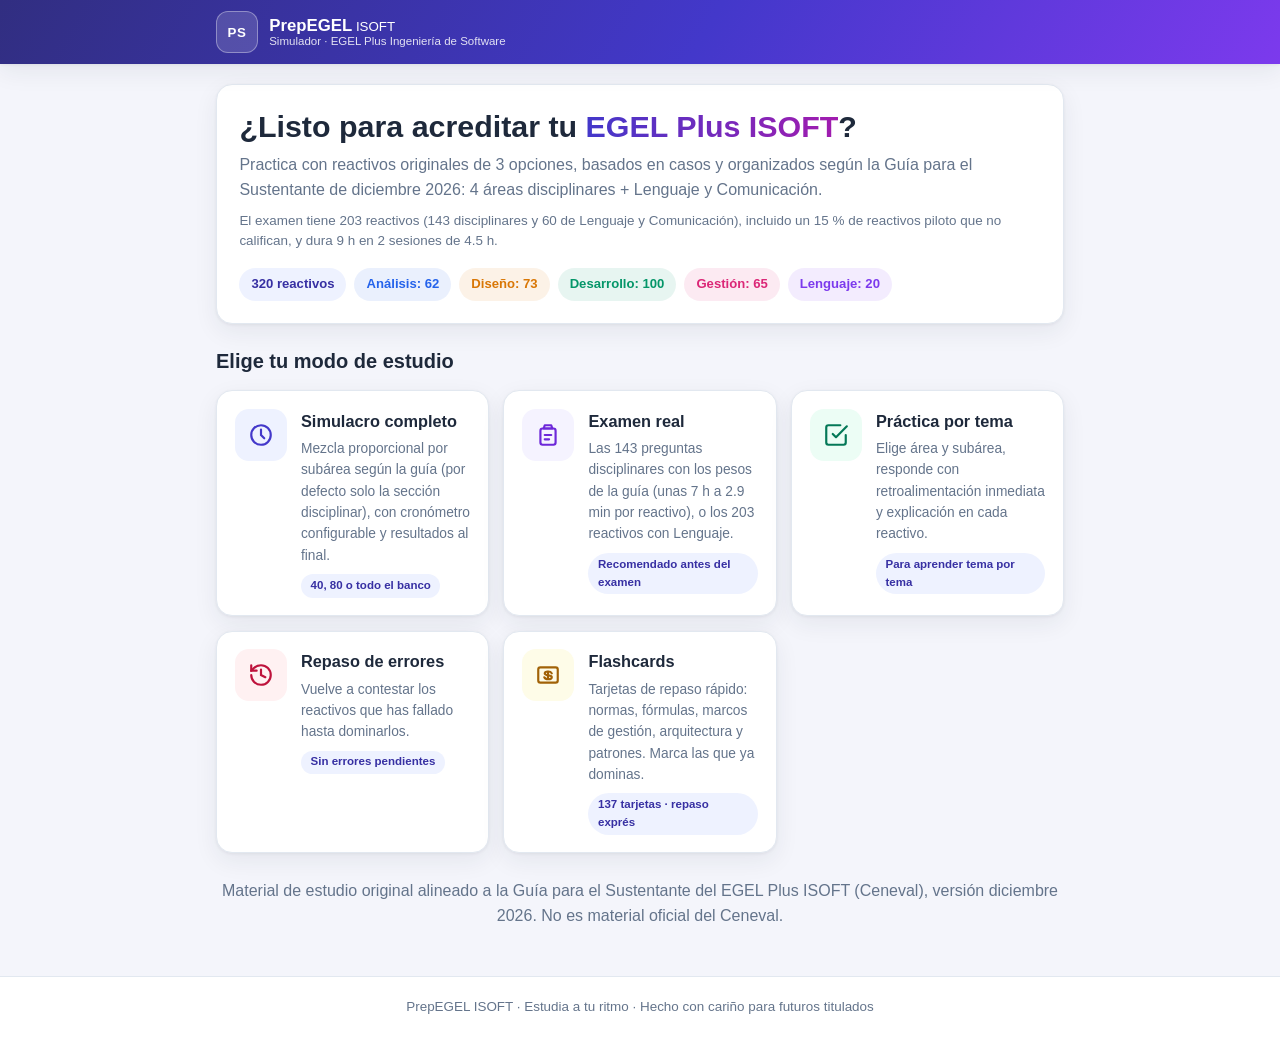
<file: index.html>
<!DOCTYPE html>
<html lang="es">
<head>
  <meta charset="UTF-8">
  <meta name="viewport" content="width=device-width, initial-scale=1.0">
  <meta name="description" content="App de preparación para el EGEL Plus ISOFT del Ceneval (guía de diciembre 2026): simulacros y práctica por subárea con explicaciones.">
  <meta name="theme-color" content="#4338ca">
  <title>PrepEGEL ISOFT — Simulador EGEL Plus Ingeniería de Software</title>
  <link rel="icon" href="data:image/svg+xml,%3Csvg xmlns='http://www.w3.org/2000/svg' viewBox='0 0 100 100'%3E%3Crect width='100' height='100' rx='20' fill='%234338ca'/%3E%3Ctext x='50' y='68' font-size='48' text-anchor='middle' fill='white' font-family='Arial'%3EPS%3C/text%3E%3C/svg%3E">
  <link rel="stylesheet" href="css/style.css?v=2026-11-19b">
</head>
<body>

  <header class="topbar">
    <div class="topbar-inner">
      <button id="btn-home" class="brand" aria-label="Ir al inicio">
        <span class="brand-badge">PS</span>
        <span class="brand-text">
          <strong>PrepEGEL</strong> ISOFT
          <small>Simulador · EGEL Plus Ingeniería de Software</small>
        </span>
      </button>
    </div>
    <div class="progress-track" id="progress-track" hidden>
      <div class="progress-fill" id="progress-fill"></div>
    </div>
  </header>

  <main class="container">

    <!-- ============ PANTALLA INICIO ============ -->
    <section id="screen-home" class="screen">
      <div class="hero card">
        <h1>¿Listo para acreditar tu <span class="grad-text">EGEL Plus ISOFT</span>?</h1>
        <p class="muted">
          Practica con reactivos originales de 3 opciones, basados en casos y organizados según la
          Guía para el Sustentante de diciembre 2026: 4 áreas disciplinares + Lenguaje y Comunicación.
        </p>
        <p class="muted small">
          El examen tiene 203 reactivos (143 disciplinares y 60 de Lenguaje y Comunicación), incluido un 15 %
          de reactivos piloto que no califican, y dura 9 h en 2 sesiones de 4.5 h.
        </p>
        <div class="hero-stats" id="hero-stats"></div>
      </div>

      <h2 class="section-title">Elige tu modo de estudio</h2>
      <div class="mode-grid">

        <button class="mode-card" data-mode="simulacro">
          <div class="mode-icon" style="background:#eef2ff;color:#4338ca">
            <svg width="26" height="26" viewBox="0 0 24 24" fill="none" stroke="currentColor" stroke-width="2" stroke-linecap="round"><circle cx="12" cy="12" r="9"/><path d="M12 7v5l3 3"/></svg>
          </div>
          <div>
            <h3>Simulacro completo</h3>
            <p>Mezcla proporcional por subárea según la guía (por defecto solo la sección disciplinar), con cronómetro configurable y resultados al final.</p>
            <span class="tag">40, 80 o todo el banco</span>
          </div>
        </button>

        <button class="mode-card" data-mode="examen">
          <div class="mode-icon" style="background:#f5f3ff;color:#6d28d9">
            <svg width="26" height="26" viewBox="0 0 24 24" fill="none" stroke="currentColor" stroke-width="2" stroke-linecap="round" stroke-linejoin="round"><path d="M9 3h6l1 3H8z"/><rect x="5" y="6" width="14" height="15" rx="2"/><path d="M9 12h6M9 16h4"/></svg>
          </div>
          <div>
            <h3>Examen real</h3>
            <p>Las 143 preguntas disciplinares con los pesos de la guía (unas 7 h a 2.9 min por reactivo), o los 203 reactivos con Lenguaje.</p>
            <span class="tag">Recomendado antes del examen</span>
          </div>
        </button>

        <button class="mode-card" data-mode="practica">
          <div class="mode-icon" style="background:#ecfdf5;color:#047857">
            <svg width="26" height="26" viewBox="0 0 24 24" fill="none" stroke="currentColor" stroke-width="2" stroke-linecap="round" stroke-linejoin="round"><path d="M9 11l3 3L22 4"/><path d="M21 12v7a2 2 0 01-2 2H5a2 2 0 01-2-2V5a2 2 0 012-2h11"/></svg>
          </div>
          <div>
            <h3>Práctica por tema</h3>
            <p>Elige área y subárea, responde con retroalimentación inmediata y explicación en cada reactivo.</p>
            <span class="tag">Para aprender tema por tema</span>
          </div>
        </button>

        <button class="mode-card" data-mode="errores">
          <div class="mode-icon" style="background:#fff1f2;color:#be123c">
            <svg width="26" height="26" viewBox="0 0 24 24" fill="none" stroke="currentColor" stroke-width="2" stroke-linecap="round"><path d="M3 12a9 9 0 109-9 9.75 9.75 0 00-6.74 2.74L3 8"/><path d="M3 3v5h5"/><path d="M12 7v5l4 2"/></svg>
          </div>
          <div>
            <h3>Repaso de errores</h3>
            <p>Vuelve a contestar los reactivos que has fallado hasta dominarlos.</p>
            <span class="tag" id="errors-count-tag">Sin errores pendientes</span>
          </div>
        </button>

        <button class="mode-card" data-mode="flash">
          <div class="mode-icon" style="background:#fefce8;color:#a16207">
            <svg width="26" height="26" viewBox="0 0 24 24" fill="none" stroke="currentColor" stroke-width="2" stroke-linecap="round" stroke-linejoin="round"><rect x="3" y="5" width="18" height="14" rx="2"/><path d="M12 9v6"/><path d="M15.5 10.5c-.5-1-1.9-1.7-3.5-1.7-1.7 0-3 .8-3 1.9 0 2.4 6.5 1 6.5 3.3 0 1.1-1.4 1.9-3.2 1.9-1.8 0-3.2-.7-3.7-1.8"/></svg>
          </div>
          <div>
            <h3>Flashcards</h3>
            <p>Tarjetas de repaso rápido: normas, fórmulas, marcos de gestión, arquitectura y patrones. Marca las que ya dominas.</p>
            <span class="tag" id="fc-count-tag">Repaso exprés · memoriza lo clave</span>
          </div>
        </button>

      </div>

      <div id="history-box" class="card history" hidden>
        <h3>Tus últimos intentos</h3>
        <ul id="history-list"></ul>
      </div>

      <p class="footnote muted">
        Material de estudio original alineado a la Guía para el Sustentante del EGEL Plus ISOFT (Ceneval), versión diciembre 2026.
        No es material oficial del Ceneval.
      </p>
    </section>

    <!-- ============ PANTALLA CONFIGURACIÓN ============ -->
    <section id="screen-setup" class="screen" hidden>
      <button class="back-link" id="btn-setup-back">&larr; Volver</button>
      <div class="card setup-card">
        <h2 id="setup-title">Configura tu sesión</h2>

        <div id="setup-areas-block">
          <h3 class="block-label">Áreas a practicar</h3>
          <div class="area-checks" id="area-checks"></div>
          <h3 class="block-label">Subáreas (opcional)</h3>
          <div class="subarea-chips" id="subarea-chips">
            <span class="muted small">Selecciona una o más áreas para filtrar por subárea.</span>
          </div>
        </div>

        <div id="setup-length-block">
          <h3 class="block-label">Extensión del simulacro</h3>
          <div class="seg-group" id="length-options"></div>
        </div>

        <div id="setup-exam-block" hidden>
          <h3 class="block-label">Estructura</h3>
          <div class="exam-info" id="exam-info"></div>
        </div>

        <div class="toggles">
          <label class="switch-row" id="setup-solo-dis">
            <span>
              <strong>Solo sección disciplinar</strong><br>
              <span class="muted small">Sin Lenguaje y Comunicación: las 4 áreas con los pesos por subárea de la guía (143 reactivos en el Examen real).</span>
            </span>
            <input type="checkbox" id="toggle-solo-dis" checked>
            <span class="switch" aria-hidden="true"></span>
          </label>
          <label class="switch-row">
            <span>
              <strong>Cronómetro</strong><br>
              <span class="muted small">Tiempo total = suma del tiempo por reactivo configurado abajo.</span>
            </span>
            <input type="checkbox" id="toggle-timer" checked>
            <span class="switch" aria-hidden="true"></span>
          </label>
          <div class="time-config">
            <label>
              <span>Minutos por reactivo · disciplinar</span>
              <input type="number" id="input-min-dis" min="0.5" max="10" step="0.1" inputmode="decimal">
            </label>
            <label>
              <span>Minutos por reactivo · Lenguaje</span>
              <input type="number" id="input-min-lg" min="0.5" max="10" step="0.1" inputmode="decimal">
            </label>
            <button type="button" class="btn btn-ghost btn-sm" id="btn-time-reset">Restablecer 2.9 / 2</button>
            <p class="muted small">Por defecto 2.9 min (7 h para 143 reactivos disciplinares) y 2 min (2 h para 60 de Lenguaje), según el horario de la guía.</p>
          </div>
          <label class="switch-row">
            <span>
              <strong>Retroalimentación inmediata</strong><br>
              <span class="muted small">Ver la respuesta correcta y su explicación tras cada reactivo.</span>
            </span>
            <input type="checkbox" id="toggle-instant">
            <span class="switch" aria-hidden="true"></span>
          </label>
        </div>

        <button class="btn btn-primary btn-lg btn-block" id="btn-start">Comenzar sesión &rarr;</button>
      </div>
    </section>

    <!-- ============ PANTALLA QUIZ ============ -->
    <section id="screen-quiz" class="screen" hidden>
      <div class="quiz-head">
        <div class="quiz-meta">
          <span class="badge" id="quiz-area-badge">Área</span>
          <span class="badge badge-sub" id="quiz-sub-badge">Subárea</span>
        </div>
        <div class="quiz-right">
          <span class="counter" id="quiz-counter">1 / 10</span>
          <span class="timer-pill" id="quiz-timer">02:00</span>
        </div>
      </div>

      <article class="card question-card">
        <div id="quiz-base" class="question-base" hidden></div>
        <figure id="quiz-figure" class="q-figure" hidden></figure>
        <h2 id="quiz-stem" class="question-stem"></h2>
        <div id="quiz-options" class="options"></div>
        <div id="quiz-feedback" class="feedback" hidden>
          <p class="feedback-verdict" id="feedback-verdict"></p>
          <p class="feedback-exp" id="feedback-exp"></p>
        </div>
      </article>

      <div class="quiz-nav">
        <button class="btn btn-ghost" id="btn-prev">&larr; Anterior</button>
        <button class="btn btn-danger-ghost" id="btn-finish">Terminar</button>
        <button class="btn btn-primary" id="btn-next">Siguiente &rarr;</button>
      </div>
      <p class="muted small quiz-hint">Atajos: teclas 1·2·3 para responder, flechas para navegar.</p>
    </section>

    <!-- ============ PANTALLA RESULTADOS ============ -->
    <section id="screen-results" class="screen" hidden>
      <div class="card results-hero">
        <p class="results-kicker">Resultado de la sesión</p>
        <div class="score-ring" id="score-ring">
          <svg viewBox="0 0 120 120" aria-hidden="true">
            <circle cx="60" cy="60" r="52" class="ring-bg"/>
            <circle cx="60" cy="60" r="52" class="ring-fg" id="ring-fg"/>
          </svg>
          <div class="score-center">
            <strong id="score-pct">0%</strong>
            <span id="score-level">—</span>
          </div>
        </div>
        <p class="muted" id="score-detail"></p>
        <p class="disclaimer small muted">
          <strong>Nivel estimado.</strong> Aquí se calcula con el porcentaje de aciertos (60 % o más: Satisfactorio;
          85 % o más: Sobresaliente). El Ceneval no usa porcentajes: convierte los aciertos de cada área al
          Índice Ceneval, de 700 a 1300 puntos, donde 1000 o más es Satisfactorio y 1150 o más es Sobresaliente,
          y con eso asigna el nivel por área, por sección y global.
        </p>
      </div>

      <div class="card">
        <h3>Desempeño por área</h3>
        <div id="area-breakdown"></div>
      </div>

      <div class="card">
        <h3>Desempeño por subárea</h3>
        <div id="subarea-breakdown"></div>
      </div>

      <div class="card" id="lg-breakdown-card" hidden>
        <h3>Lenguaje y Comunicación: ámbitos y procesos</h3>
        <div id="lg-breakdown"></div>
      </div>

      <div class="results-actions">
        <button class="btn btn-primary" id="btn-review-all">Revisar reactivos con explicaciones</button>
        <button class="btn btn-ghost" id="btn-new-session">Nueva sesión</button>
      </div>
    </section>

    <!-- ============ PANTALLA REPASO ============ -->
    <section id="screen-review" class="screen" hidden>
      <button class="back-link" id="btn-review-back">&larr; Volver a resultados</button>
      <div class="review-filter" id="review-filter">
        <button class="chip active" data-filter="all">Todas</button>
        <button class="chip" data-filter="wrong">Incorrectas</button>
        <button class="chip" data-filter="right">Correctas</button>
      </div>
      <div id="review-list"></div>
    </section>

    <!-- ============ PANTALLA FLASHCARDS ============ -->
    <section id="screen-flash" class="screen" hidden>
      <button class="back-link" id="fc-exit">&larr; Volver al inicio</button>

      <div class="flash-toolbar">
        <div class="review-filter" id="fc-filter">
          <button class="chip active" data-area="all">Todas</button>
          <button class="chip" data-area="A1">A1 · Análisis</button>
          <button class="chip" data-area="A2">A2 · Diseño</button>
          <button class="chip" data-area="A3">A3 · Desarrollo</button>
          <button class="chip" data-area="A4">A4 · Gestión</button>
          <button class="chip" data-area="LG">Lenguaje</button>
        </div>
        <label class="fc-toggle">
          <input type="checkbox" id="fc-only-unknown">
          <span>Solo no dominadas</span>
        </label>
      </div>

      <div class="fc-meta muted small">
        <span id="fc-progress-text"></span>
        <span id="fc-counter-known"></span>
      </div>
      <div class="progress-track"><div class="progress-fill" id="fc-progress-fill"></div></div>

      <div id="fc-card-wrap">
        <div class="fc-card" id="fc-card">
          <div class="fc-face fc-front">
            <span class="badge" id="fc-area-badge"></span>
            <p class="fc-text" id="fc-card-front-text"></p>
            <span class="muted tiny">Pregunta</span>
          </div>
          <div class="fc-face fc-back">
            <p class="fc-text fc-back-text" id="fc-card-back-text"></p>
            <span class="muted tiny">Respuesta</span>
          </div>
        </div>
      </div>
      <p class="muted small center" id="fc-hint"></p>

      <div class="fc-verdicts" id="fc-verdicts" hidden>
        <button class="btn btn-danger" id="fc-hard">&#10007; Aún no la sabía</button>
        <button class="btn btn-success" id="fc-easy">&#10003; ¡La sabía!</button>
      </div>

      <div class="card center" id="fc-done-panel" hidden></div>
    </section>

  </main>

  <!-- Diálogo de confirmación al terminar -->
  <div class="overlay" id="finish-overlay" hidden>
    <div class="dialog card">
      <h3>¿Terminar la sesión?</h3>
      <p id="finish-summary" class="muted"></p>
      <div class="dialog-actions">
        <button class="btn btn-ghost" id="btn-cancel-finish">Seguir estudiando</button>
        <button class="btn btn-primary" id="btn-confirm-finish">Sí, terminar</button>
      </div>
    </div>
  </div>

  <footer class="site-footer muted small">
    PrepEGEL ISOFT · Estudia a tu ritmo · Hecho con cariño para futuros titulados
  </footer>

  <script src="js/questions-a1.js?v=2026-11-19b"></script>
  <script src="js/questions-a2.js?v=2026-11-19b"></script>
  <script src="js/questions-a3.js?v=2026-11-19b"></script>
  <script src="js/questions-a4.js?v=2026-11-19b"></script>
  <script src="js/questions-lang.js?v=2026-11-19b"></script>
  <script src="js/questions-extra.js?v=2026-11-19b"></script>
  <script src="js/flashcards.js?v=2026-11-19b"></script>
  <script src="js/app.js?v=2026-11-19b"></script>
</body>
</html>
</file>
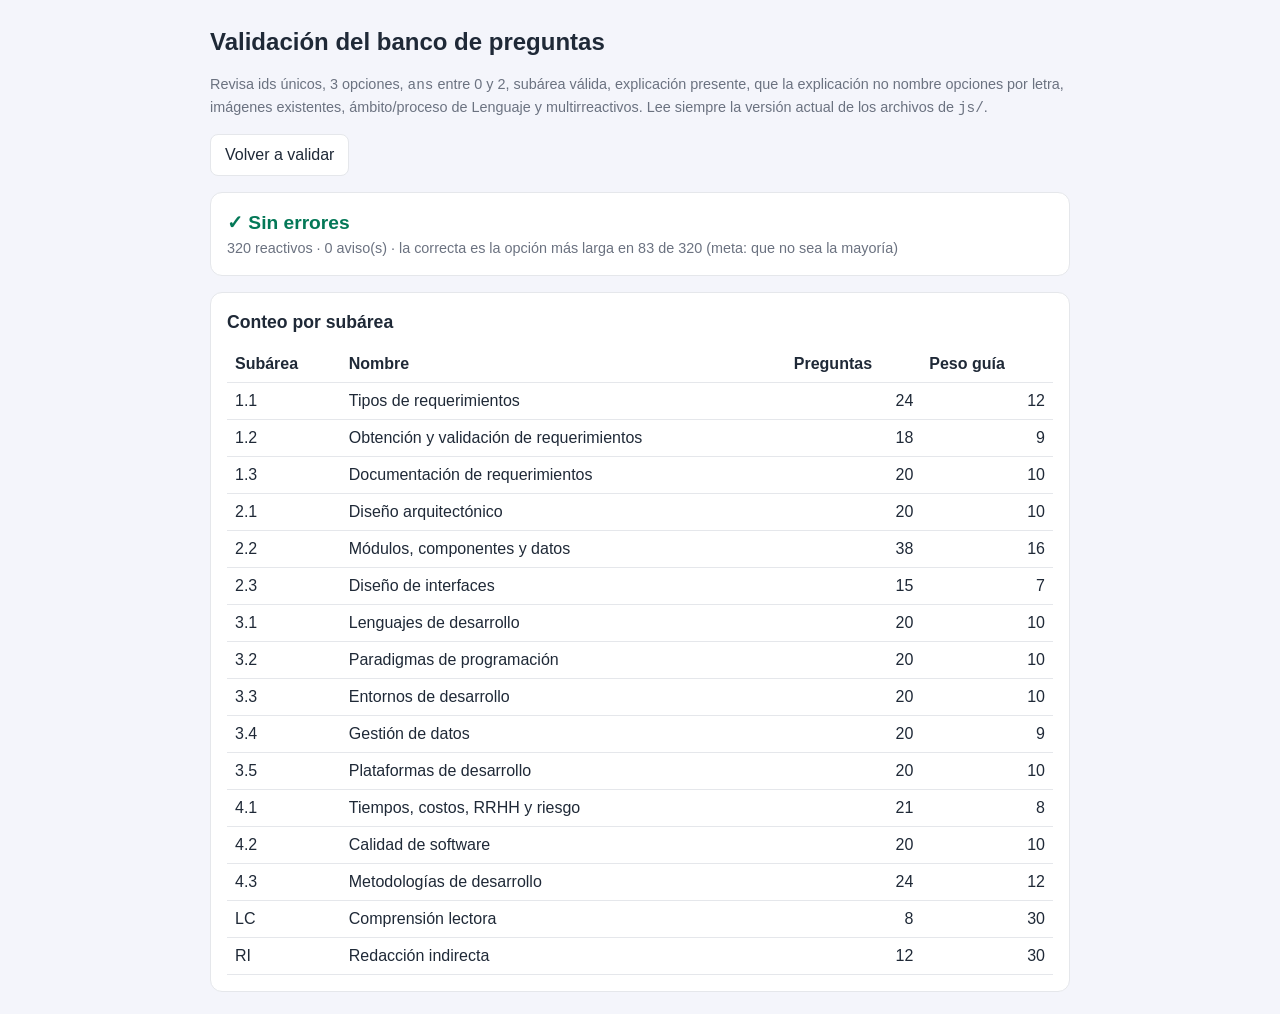
<file: tools/validar.html>
<!DOCTYPE html>
<html lang="es">
<head>
  <meta charset="UTF-8">
  <meta name="viewport" content="width=device-width, initial-scale=1.0">
  <title>Validar banco — PrepEGEL ISOFT</title>
  <style>
    :root { --bg: #f4f5fb; --card: #fff; --text: #1f2937; --muted: #6b7280; --ok: #047857; --err: #b91c1c; --warn: #b45309; --line: #e5e7eb; }
    @media (prefers-color-scheme: dark) {
      :root { --bg: #111318; --card: #1b1e26; --text: #e5e7eb; --muted: #9ca3af; --ok: #34d399; --err: #f87171; --warn: #fbbf24; --line: #2d3240; }
    }
    * { box-sizing: border-box; }
    body { margin: 0; padding: 24px 16px; background: var(--bg); color: var(--text);
      font: 16px/1.5 -apple-system, BlinkMacSystemFont, "Segoe UI", Roboto, Arial, sans-serif; }
    main { max-width: 860px; margin: 0 auto; }
    h1 { font-size: 1.5rem; margin: 0 0 4px; }
    h2 { font-size: 1.1rem; margin: 0 0 10px; }
    .muted { color: var(--muted); font-size: .9rem; }
    .card { background: var(--card); border: 1px solid var(--line); border-radius: 12px; padding: 16px; margin-top: 16px; }
    .status { font-size: 1.2rem; font-weight: 700; }
    .ok { color: var(--ok); } .err { color: var(--err); } .warn { color: var(--warn); }
    table { border-collapse: collapse; width: 100%; font-variant-numeric: tabular-nums; }
    th, td { text-align: left; padding: 6px 8px; border-bottom: 1px solid var(--line); }
    td.n { text-align: right; }
    ul { margin: 0; padding-left: 20px; } li { margin: 2px 0; word-break: break-word; }
    button { font: inherit; padding: 8px 14px; border-radius: 8px; border: 1px solid var(--line); background: var(--card); color: var(--text); cursor: pointer; }
  </style>
</head>
<body>
<main>
  <h1>Validación del banco de preguntas</h1>
  <p class="muted">Revisa ids únicos, 3 opciones, <code>ans</code> entre 0 y 2, subárea válida, explicación presente,
    que la explicación no nombre opciones por letra, imágenes existentes, ámbito/proceso de Lenguaje y multirreactivos.
    Lee siempre la versión actual de los archivos de <code>js/</code>.</p>
  <button id="again" type="button">Volver a validar</button>

  <section class="card"><div id="status" class="status">Cargando bancos…</div><div id="summary" class="muted"></div></section>
  <section class="card"><h2>Conteo por subárea</h2><table id="tabla"><thead><tr><th>Subárea</th><th>Nombre</th><th class="n">Preguntas</th><th class="n">Peso guía</th></tr></thead><tbody></tbody></table></section>
  <section class="card" id="box-err" hidden><h2 class="err">Errores</h2><ul id="errores"></ul></section>
  <section class="card" id="box-warn" hidden><h2 class="warn">Avisos</h2><ul id="avisos"></ul></section>
</main>

<script src="validar-reglas.js"></script>
<script>
(() => {
"use strict";
const ARCHIVOS = ["questions-a1.js", "questions-a2.js", "questions-a3.js", "questions-a4.js",
  "questions-lang.js", "questions-extra.js", "app.js"];
const $ = s => document.querySelector(s);

// app.js se carga solo para leer SUBAREA_LABELS y EXAM; falla al no encontrar la interfaz, y ese error se ignora.
window.addEventListener("error", e => { if (/app\.js/.test(e.filename || "")) e.preventDefault(); });

function cargar(archivo) {
  return new Promise(res => {
    const s = document.createElement("script");
    s.src = "../js/" + archivo + "?t=" + Date.now();   // evita la caché: siempre la versión actual
    s.onload = () => res(true);
    s.onerror = () => res(false);
    document.body.appendChild(s);
  });
}
function existeImagen(ruta) {
  return new Promise(res => { const i = new Image(); i.onload = () => res(true); i.onerror = () => res(false); i.src = "../" + ruta; });
}
const li = t => { const e = document.createElement("li"); e.textContent = t; return e; };

async function validar() {
  if (window.__validado) { location.reload(); return; }   // recargar para leer de nuevo los archivos
  window.__validado = true;
  const faltan = [];
  // Copia de los bancos tal como están en los archivos, antes de que app.js los modifique al cargarse
  const bancos = {};
  for (const f of ARCHIVOS) {
    if (f === "app.js") VALIDAR_BANCOS.forEach(b => bancos[b] = window[b] && JSON.parse(JSON.stringify(window[b])));
    if (!(await cargar(f))) faltan.push(f);
  }

  const subLabels = typeof SUBAREA_LABELS !== "undefined" ? SUBAREA_LABELS : null;
  const pesos = typeof EXAM !== "undefined" ? EXAM.subWeights : {};
  const r = validarBanco(bancos, subLabels ? Object.keys(subLabels) : []);
  faltan.forEach(f => r.errores.unshift(`No se pudo cargar js/${f}`));
  if (!subLabels) r.errores.unshift("No se pudo leer SUBAREA_LABELS de js/app.js");

  for (const b of VALIDAR_BANCOS) for (const q of (bancos[b] || []))
    if (q && q.img && !(await existeImagen(q.img))) r.errores.push(`${q.id}: no existe la imagen ${q.img}`);

  const tbody = $("#tabla tbody"); tbody.innerHTML = "";
  for (const [k, nombre] of Object.entries(subLabels || {})) {
    const tr = document.createElement("tr");
    [k, nombre, r.conteo[k] || 0, pesos[k] ?? "—"].forEach((v, i) => {
      const td = document.createElement("td"); td.textContent = v; if (i >= 2) td.className = "n"; tr.appendChild(td);
    });
    tbody.appendChild(tr);
  }
  const st = $("#status");
  st.textContent = r.errores.length ? `✗ ${r.errores.length} error(es)` : "✓ Sin errores";
  st.className = "status " + (r.errores.length ? "err" : "ok");
  $("#summary").textContent = `${r.total} reactivos · ${r.avisos.length} aviso(s) · ` +
    `la correcta es la opción más larga en ${r.masLarga} de ${r.total} (meta: que no sea la mayoría)`;
  $("#box-err").hidden = !r.errores.length; $("#errores").replaceChildren(...r.errores.map(li));
  $("#box-warn").hidden = !r.avisos.length; $("#avisos").replaceChildren(...r.avisos.map(li));
}
$("#again").addEventListener("click", validar);
validar();
})();
</script>
</body>
</html>
</file>
<file: css/style.css>
/* ============================================================
   PrepEGEL ISOFT — Hoja de estilos
   Diseño limpio, responsivo, mobile-first
   ============================================================ */

:root {
  --primary: #4338ca;
  --primary-dark: #3730a3;
  --primary-soft: #eef2ff;
  --accent: #7c3aed;
  --bg: #f4f5fb;
  --card: #ffffff;
  --ink: #1e293b;
  --muted: #64748b;
  --line: #e2e8f0;
  --ok: #059669;
  --ok-soft: #ecfdf5;
  --bad: #dc2626;
  --bad-soft: #fef2f2;
  --warn: #d97706;
  --radius: 16px;
  --shadow: 0 1px 3px rgba(30, 41, 59, .06), 0 8px 24px rgba(30, 41, 59, .07);
  font-size: 16px;
}

/* El atributo hidden SIEMPRE oculta, aunque haya reglas display:flex/grid en clases */
[hidden] { display: none !important; }

* { box-sizing: border-box; margin: 0; padding: 0; }

html { scroll-behavior: smooth; }

body {
  font-family: -apple-system, BlinkMacSystemFont, "Segoe UI", Roboto, "Helvetica Neue", Arial, sans-serif;
  background: var(--bg);
  color: var(--ink);
  line-height: 1.55;
  -webkit-font-smoothing: antialiased;
  min-height: 100vh;
  display: flex;
  flex-direction: column;
}

/* ---------- Barra superior ---------- */
.topbar {
  background: linear-gradient(120deg, #312e81 0%, #4338ca 55%, #7c3aed 100%);
  color: #fff;
  position: sticky;
  top: 0;
  z-index: 50;
  box-shadow: var(--shadow);
}
.topbar-inner {
  max-width: 880px;
  margin: 0 auto;
  padding: .7rem 1rem;
}
.brand {
  display: flex;
  align-items: center;
  gap: .7rem;
  background: none;
  border: 0;
  cursor: pointer;
  text-align: left;
  color: #fff;
}
.brand-badge {
  width: 42px; height: 42px;
  border-radius: 12px;
  background: rgba(255,255,255,.15);
  border: 1px solid rgba(255,255,255,.35);
  display: grid;
  place-items: center;
  font-weight: 800;
  letter-spacing: .5px;
}
.brand-text { line-height: 1.15; }
.brand-text strong { font-size: 1.05rem; }
.brand-text small {
  display: block;
  font-size: .72rem;
  opacity: .85;
}

.progress-track {
  height: 5px;
  background: rgba(255,255,255,.25);
}
.progress-fill {
  height: 100%;
  width: 0%;
  background: #fff;
  transition: width .3s ease;
}

/* ---------- Layout ---------- */
.container {
  width: 100%;
  max-width: 880px;
  margin: 0 auto;
  padding: 1.2rem 1rem 3rem;
  flex: 1;
}

.screen[hidden] { display: none !important; }

.card {
  background: var(--card);
  border-radius: var(--radius);
  box-shadow: var(--shadow);
  padding: 1.4rem;
  margin-bottom: 1.1rem;
  border: 1px solid var(--line);
}

h1 { font-size: clamp(1.4rem, 4vw, 1.9rem); line-height: 1.25; }
h2 { font-size: 1.25rem; }
h3 { font-size: 1.02rem; }

.grad-text {
  background: linear-gradient(90deg, #4338ca, #a21caf);
  -webkit-background-clip: text;
  background-clip: text;
  color: transparent;
}

.section-title { margin: 1.4rem 0 .8rem; }

.muted { color: var(--muted); }
.small { font-size: .84rem; }

.hero p { margin-top: .5rem; }

.hero-stats {
  display: flex;
  flex-wrap: wrap;
  gap: .5rem;
  margin-top: 1rem;
}
.stat-chip {
  background: var(--primary-soft);
  color: var(--primary-dark);
  font-weight: 600;
  font-size: .82rem;
  padding: .38rem .75rem;
  border-radius: 999px;
}

.footnote { margin-top: 1.6rem; text-align: center; }

/* ---------- Modos ---------- */
.mode-grid {
  display: grid;
  gap: .9rem;
  grid-template-columns: repeat(auto-fit, minmax(250px, 1fr));
}
.mode-card {
  display: flex;
  gap: .9rem;
  align-items: flex-start;
  text-align: left;
  background: var(--card);
  border: 1px solid var(--line);
  border-radius: var(--radius);
  box-shadow: var(--shadow);
  padding: 1.1rem;
  cursor: pointer;
  transition: transform .15s ease, box-shadow .15s ease, border-color .15s ease;
  font: inherit;
  color: inherit;
}
.mode-card:hover { transform: translateY(-3px); border-color: var(--primary); }
.mode-card:focus-visible { outline: 3px solid var(--primary); outline-offset: 2px; }
.mode-card h3 { margin-bottom: .25rem; }
.mode-card p { font-size: .86rem; color: var(--muted); }
.mode-icon {
  flex: 0 0 auto;
  width: 52px; height: 52px;
  border-radius: 14px;
  display: grid;
  place-items: center;
}
.tag {
  display: inline-block;
  margin-top: .5rem;
  font-size: .72rem;
  font-weight: 700;
  color: var(--primary-dark);
  background: var(--primary-soft);
  border-radius: 999px;
  padding: .18rem .6rem;
}

/* ---------- Historial ---------- */
.history ul { list-style: none; margin-top: .6rem; }
.history li {
  display: flex;
  justify-content: space-between;
  gap: 1rem;
  padding: .45rem 0;
  border-bottom: 1px dashed var(--line);
  font-size: .88rem;
}
.history li:last-child { border-bottom: 0; }

/* ---------- Botones ---------- */
.btn {
  font: inherit;
  font-weight: 600;
  border-radius: 12px;
  border: 1px solid transparent;
  padding: .65rem 1.2rem;
  cursor: pointer;
  transition: filter .15s ease, transform .1s ease, background .15s ease;
}
.btn:active { transform: scale(.98); }
.btn-primary { background: var(--primary); color: #fff; }
.btn-primary:hover { filter: brightness(1.08); }
.btn-ghost {
  background: #fff;
  border-color: var(--line);
  color: var(--ink);
}
.btn-ghost:hover { background: #f8fafc; }
.btn-danger-ghost {
  background: #fff;
  border-color: #fecdd3;
  color: var(--bad);
}
.btn-danger-ghost:hover { background: var(--bad-soft); }
.btn-lg { padding: .85rem 1.4rem; font-size: 1.05rem; }
.btn-block { width: 100%; }
.btn:disabled { opacity: .45; cursor: not-allowed; }

.back-link {
  background: none;
  border: 0;
  color: var(--primary);
  font-weight: 600;
  cursor: pointer;
  font-size: .92rem;
  margin-bottom: .8rem;
  padding: .2rem 0;
}

/* ---------- Configuración ---------- */
.setup-card h2 { margin-bottom: .4rem; }
.block-label {
  margin: 1.1rem 0 .55rem;
  font-size: .82rem;
  text-transform: uppercase;
  letter-spacing: .06em;
  color: var(--muted);
}
.area-checks {
  display: grid;
  gap: .5rem;
  grid-template-columns: repeat(auto-fit, minmax(230px, 1fr));
}
.area-check-item {
  display: flex;
  align-items: center;
  gap: .55rem;
  border: 1px solid var(--line);
  border-radius: 12px;
  padding: .6rem .75rem;
  cursor: pointer;
  font-size: .86rem;
  background: #fff;
  transition: border-color .15s ease;
}
.area-check-item:hover { border-color: var(--primary); }
.area-check-item input { accent-color: var(--primary); width: 17px; height: 17px; }
.area-dot {
  width: 10px; height: 10px;
  border-radius: 50%;
  flex: 0 0 auto;
}

.subarea-chips {
  display: flex;
  flex-wrap: wrap;
  gap: .45rem;
}
.chip {
  border: 1px solid var(--line);
  background: #fff;
  border-radius: 999px;
  font: inherit;
  font-size: .8rem;
  padding: .32rem .8rem;
  cursor: pointer;
  color: var(--ink);
  transition: all .15s ease;
}
.chip.active {
  background: var(--primary);
  border-color: var(--primary);
  color: #fff;
  font-weight: 600;
}

.seg-group {
  display: inline-flex;
  flex-wrap: wrap;
  border: 1px solid var(--line);
  border-radius: 12px;
  overflow: hidden;
  background: #fff;
}
.seg-group button {
  font: inherit;
  font-size: .88rem;
  border: 0;
  background: transparent;
  padding: .55rem 1.05rem;
  cursor: pointer;
  color: var(--muted);
  border-right: 1px solid var(--line);
}
.seg-group button:last-child { border-right: 0; }
.seg-group button.active {
  background: var(--primary);
  color: #fff;
  font-weight: 600;
}

.toggles { margin-top: 1.3rem; display: grid; gap: .8rem; }
.switch-row {
  display: flex;
  align-items: center;
  justify-content: space-between;
  gap: 1rem;
  border: 1px solid var(--line);
  border-radius: 12px;
  padding: .75rem .9rem;
  cursor: pointer;
  background: #fff;
}
.switch-row input { display: none; }
.switch {
  flex: 0 0 auto;
  width: 46px; height: 26px;
  background: #cbd5e1;
  border-radius: 999px;
  position: relative;
  transition: background .2s ease;
}
.switch::after {
  content: "";
  position: absolute;
  top: 3px; left: 3px;
  width: 20px; height: 20px;
  background: #fff;
  border-radius: 50%;
  transition: left .2s ease;
  box-shadow: 0 1px 3px rgba(0,0,0,.25);
}
.switch-row input:checked + .switch { background: var(--primary); }
.switch-row input:checked + .switch::after { left: 23px; }

#btn-start { margin-top: 1.4rem; }

/* ---------- Quiz ---------- */
.quiz-head {
  display: flex;
  align-items: center;
  justify-content: space-between;
  gap: .8rem;
  flex-wrap: wrap;
  margin-bottom: .8rem;
}
.quiz-meta { display: flex; gap: .4rem; flex-wrap: wrap; }
.badge {
  font-size: .74rem;
  font-weight: 700;
  padding: .3rem .7rem;
  border-radius: 999px;
  background: var(--primary-soft);
  color: var(--primary-dark);
}
.badge-sub { background: #f1f5f9; color: #475569; }
.quiz-right { display: flex; align-items: center; gap: .6rem; }
.counter { font-weight: 700; font-size: .95rem; }
.timer-pill {
  font-variant-numeric: tabular-nums;
  font-weight: 700;
  background: var(--ink);
  color: #fff;
  border-radius: 999px;
  padding: .34rem .85rem;
  min-width: 76px;
  text-align: center;
}
.timer-pill.warn {
  background: var(--warn);
  animation: pulse 1s infinite;
}
.timer-pill.off { background: #94a3b8; }
@keyframes pulse {
  50% { opacity: .55; }
}

.question-base {
  background: #f8fafc;
  border-left: 4px solid var(--primary);
  border-radius: 10px;
  padding: .9rem 1rem;
  font-size: .93rem;
  white-space: pre-line;
  margin-bottom: 1rem;
  color: #334155;
}
.question-stem { margin-bottom: 1.1rem; font-size: 1.08rem; line-height: 1.5; }

.options { display: grid; gap: .6rem; }
.option-btn {
  display: flex;
  align-items: flex-start;
  gap: .8rem;
  text-align: left;
  font: inherit;
  background: #fff;
  border: 2px solid var(--line);
  border-radius: 14px;
  padding: .85rem 1rem;
  cursor: pointer;
  transition: border-color .15s ease, background .15s ease;
  line-height: 1.45;
}
.option-btn:hover:not(:disabled) { border-color: var(--primary); background: var(--primary-soft); }
.option-btn:disabled { cursor: default; opacity: 1; }
.option-letter {
  flex: 0 0 auto;
  width: 28px; height: 28px;
  border-radius: 8px;
  background: #f1f5f9;
  color: #475569;
  display: grid;
  place-items: center;
  font-weight: 800;
  font-size: .85rem;
}
.option-btn.selected { border-color: var(--primary); background: var(--primary-soft); }
.option-btn.selected .option-letter { background: var(--primary); color: #fff; }

.option-btn.correct { border-color: var(--ok); background: var(--ok-soft); }
.option-btn.correct .option-letter { background: var(--ok); color: #fff; }
.option-btn.wrong { border-color: var(--bad); background: var(--bad-soft); }
.option-btn.wrong .option-letter { background: var(--bad); color: #fff; }

.feedback {
  margin-top: 1rem;
  border-radius: 12px;
  padding: .9rem 1rem;
  animation: fadein .25s ease;
}
.feedback.good { background: var(--ok-soft); border: 1px solid #a7f3d0; }
.feedback.bad  { background: var(--bad-soft); border: 1px solid #fecaca; }
.feedback-verdict { font-weight: 700; margin-bottom: .3rem; }
.feedback.good .feedback-verdict { color: var(--ok); }
.feedback.bad .feedback-verdict { color: var(--bad); }
@keyframes fadein { from { opacity: 0; transform: translateY(4px); } }

.quiz-nav {
  display: flex;
  justify-content: space-between;
  gap: .6rem;
  margin-top: 1rem;
}
.quiz-nav .btn { flex: 1; }
.quiz-hint { text-align: center; margin-top: .6rem; }

/* ---------- Resultados ---------- */
.results-hero { text-align: center; }
.results-kicker {
  text-transform: uppercase;
  letter-spacing: .1em;
  font-size: .74rem;
  font-weight: 700;
  color: var(--muted);
}
.score-ring { position: relative; width: 168px; margin: .9rem auto .6rem; }
.score-ring svg { width: 100%; height: auto; transform: rotate(-90deg); }
.ring-bg, .ring-fg {
  fill: none;
  stroke-width: 11;
  stroke-linecap: round;
}
.ring-bg { stroke: var(--line); }
.ring-fg {
  stroke: var(--primary);
  stroke-dasharray: 327;
  stroke-dashoffset: 327;
  transition: stroke-dashoffset 1s cubic-bezier(.22,1,.36,1), stroke .4s ease;
}
.ring-fg.level-good { stroke: var(--ok); }
.ring-fg.level-bad { stroke: var(--bad); }
.score-center {
  position: absolute;
  inset: 0;
  display: grid;
  place-content: center;
  text-align: center;
}
.score-center strong { font-size: 2rem; line-height: 1.1; }
.score-center span { font-size: .8rem; color: var(--muted); font-weight: 600; }
.disclaimer { margin-top: .7rem; }

.breakdown-row { margin-bottom: .95rem; }
.breakdown-label {
  display: flex;
  justify-content: space-between;
  font-size: .85rem;
  font-weight: 600;
  margin-bottom: .3rem;
  gap: .6rem;
}
.breakdown-bar {
  height: 10px;
  background: #eef2f7;
  border-radius: 999px;
  overflow: hidden;
}
.breakdown-fill {
  height: 100%;
  border-radius: 999px;
  width: 0%;
  transition: width .8s cubic-bezier(.22,1,.36,1);
}
.breakdown-note { font-size: .78rem; color: var(--muted); margin-top: .2rem; }

.results-actions {
  display: grid;
  gap: .6rem;
  grid-template-columns: 1fr 1fr;
}
@media (max-width: 560px) {
  .results-actions { grid-template-columns: 1fr; }
}

/* ---------- Repaso ---------- */
.review-filter {
  display: flex;
  gap: .45rem;
  margin-bottom: 1rem;
}
.review-item { margin-bottom: 1rem; }
.review-head {
  display: flex;
  align-items: center;
  gap: .5rem;
  flex-wrap: wrap;
  margin-bottom: .6rem;
}
.verdict-pill {
  font-size: .72rem;
  font-weight: 800;
  padding: .22rem .65rem;
  border-radius: 999px;
}
.verdict-pill.ok { background: var(--ok-soft); color: var(--ok); }
.verdict-pill.bad { background: var(--bad-soft); color: var(--bad); }
.review-stem { font-weight: 600; margin: .5rem 0; }
.review-opt {
  display: block;
  border: 1px solid var(--line);
  border-radius: 10px;
  padding: .5rem .8rem;
  margin: .35rem 0;
  font-size: .9rem;
}
.review-opt.your-pick { border-width: 2px; }
.review-opt.opt-correct { border-color: var(--ok); background: var(--ok-soft); }
.review-opt.opt-wrongpick { border-color: var(--bad); background: var(--bad-soft); }
.review-exp {
  margin-top: .7rem;
  background: #f8fafc;
  border-left: 4px solid var(--accent);
  border-radius: 8px;
  padding: .7rem .9rem;
  font-size: .89rem;
  color: #334155;
}
.review-exp strong { color: var(--accent); }

/* ---------- Diálogo ---------- */
.overlay {
  position: fixed;
  inset: 0;
  background: rgba(15, 23, 42, .55);
  display: grid;
  place-items: center;
  z-index: 100;
  padding: 1rem;
}
.dialog { max-width: 420px; width: 100%; margin: 0; }
.dialog-actions {
  display: flex;
  justify-content: flex-end;
  gap: .6rem;
  margin-top: 1.1rem;
  flex-wrap: wrap;
}

.site-footer {
  text-align: center;
  padding: 1.2rem;
  border-top: 1px solid var(--line);
  background: #fff;
}

/* ---------- Responsivo extra ---------- */
@media (max-width: 480px) {
  .container { padding: 1rem .75rem 2.5rem; }
  .card { padding: 1.1rem; }
  .quiz-nav { flex-wrap: wrap; }
  .quiz-nav .btn { flex: 1 1 40%; }
  .brand-text small { display: none; }
  .mode-grid { grid-template-columns: 1fr; }
}

/* ---------- Imágenes de preguntas (diagramas) ---------- */
.q-figure {
  margin: .2rem 0 1rem;
  text-align: center;
}
.q-figure img,
img.q-img {
  width: 100%;
  max-width: 560px;
  display: block;
  margin: 0 auto .4rem;
  border: 1px solid var(--line);
  border-radius: 12px;
  background: #fff;
  padding: .45rem;
  box-shadow: 0 4px 18px rgba(15, 23, 42, .06);
}

/* ---------- Flashcards ---------- */
.flash-toolbar {
  display: flex;
  flex-wrap: wrap;
  gap: .6rem;
  align-items: center;
  justify-content: space-between;
  margin-bottom: .8rem;
}
.fc-toggle {
  display: inline-flex;
  align-items: center;
  gap: .45rem;
  font-size: .88rem;
  color: var(--muted);
  cursor: pointer;
  user-select: none;
}
.fc-toggle input { width: 17px; height: 17px; accent-color: var(--primary); }
.fc-meta { display: flex; justify-content: space-between; margin-bottom: .3rem; }
.center { text-align: center; }
.tiny { font-size: .72rem; letter-spacing: .04em; text-transform: uppercase; }

#fc-card-wrap { margin-top: 1rem; perspective: 1200px; }
.fc-card {
  position: relative;
  width: min(92vw, 580px);
  height: min(52vh, 330px);
  margin: 0 auto;
  cursor: pointer;
  transform-style: preserve-3d;
  transition: transform .45s cubic-bezier(.2, .7, .3, 1);
}
.fc-card.flipped { transform: rotateY(180deg); }
.fc-face {
  position: absolute;
  inset: 0;
  backface-visibility: hidden;
  -webkit-backface-visibility: hidden;
  display: flex;
  flex-direction: column;
  align-items: center;
  justify-content: center;
  gap: .9rem;
  text-align: center;
  padding: 1.6rem;
  border-radius: 18px;
  background: #fff;
  border: 2px solid var(--primary);
  box-shadow: 0 12px 34px rgba(79, 70, 229, .16);
  overflow-y: auto;
}
.fc-back {
  transform: rotateY(180deg);
  background: var(--primary-soft);
  border-color: var(--primary);
}
.fc-text {
  font-size: 1.08rem;
  line-height: 1.55;
  color: #1e293b;
  overflow-wrap: anywhere;
}
.fc-back-text { font-weight: 500; }

.fc-verdicts {
  display: flex;
  gap: .7rem;
  justify-content: center;
  margin-top: 1.1rem;
  flex-wrap: wrap;
}
.btn-success {
  background: #059669;
  color: #fff;
}
.btn-success:hover { background: #047857; }
.btn-danger {
  background: #e11d48;
  color: #fff;
}
.btn-danger:hover { background: #be123c; }
#fc-done-panel h3 { margin-bottom: .3rem; }

@media (max-width: 480px) {
  .fc-card { height: min(56vh, 300px); }
  .fc-text { font-size: .98rem; }
  .flash-toolbar { flex-direction: column; align-items: flex-start; }
}

/* ---------- Guía dic 2026: tiempo configurable, examen real, multirreactivos, Lenguaje ---------- */
.btn-sm { padding: .4rem .8rem; font-size: .82rem; }
.time-config {
  display: grid;
  grid-template-columns: repeat(auto-fit, minmax(210px, 1fr));
  gap: .6rem .9rem;
  align-items: end;
  border: 1px solid var(--line);
  border-radius: 12px;
  padding: .8rem 1rem;
}
.time-config label { display: grid; gap: .3rem; font-size: .85rem; font-weight: 600; }
.time-config input {
  font: inherit;
  padding: .45rem .6rem;
  border: 1px solid var(--line);
  border-radius: 8px;
  width: 100%;
  max-width: 140px;
}
.time-config input:disabled { opacity: .5; }
.time-config p { grid-column: 1 / -1; margin: 0; }
.exam-info p { margin: 0 0 .5rem; }
.base-kicker {
  font-size: .75rem;
  font-weight: 700;
  text-transform: uppercase;
  letter-spacing: .05em;
  color: var(--primary-dark);
  margin-bottom: .45rem;
}
.score-center span small { font-weight: 500; font-size: .72rem; }
.breakdown-group {
  margin: 1rem 0 .55rem;
  font-size: .8rem;
  text-transform: uppercase;
  letter-spacing: .05em;
  color: var(--muted);
}
.breakdown-group:first-child { margin-top: .2rem; }
</file>
